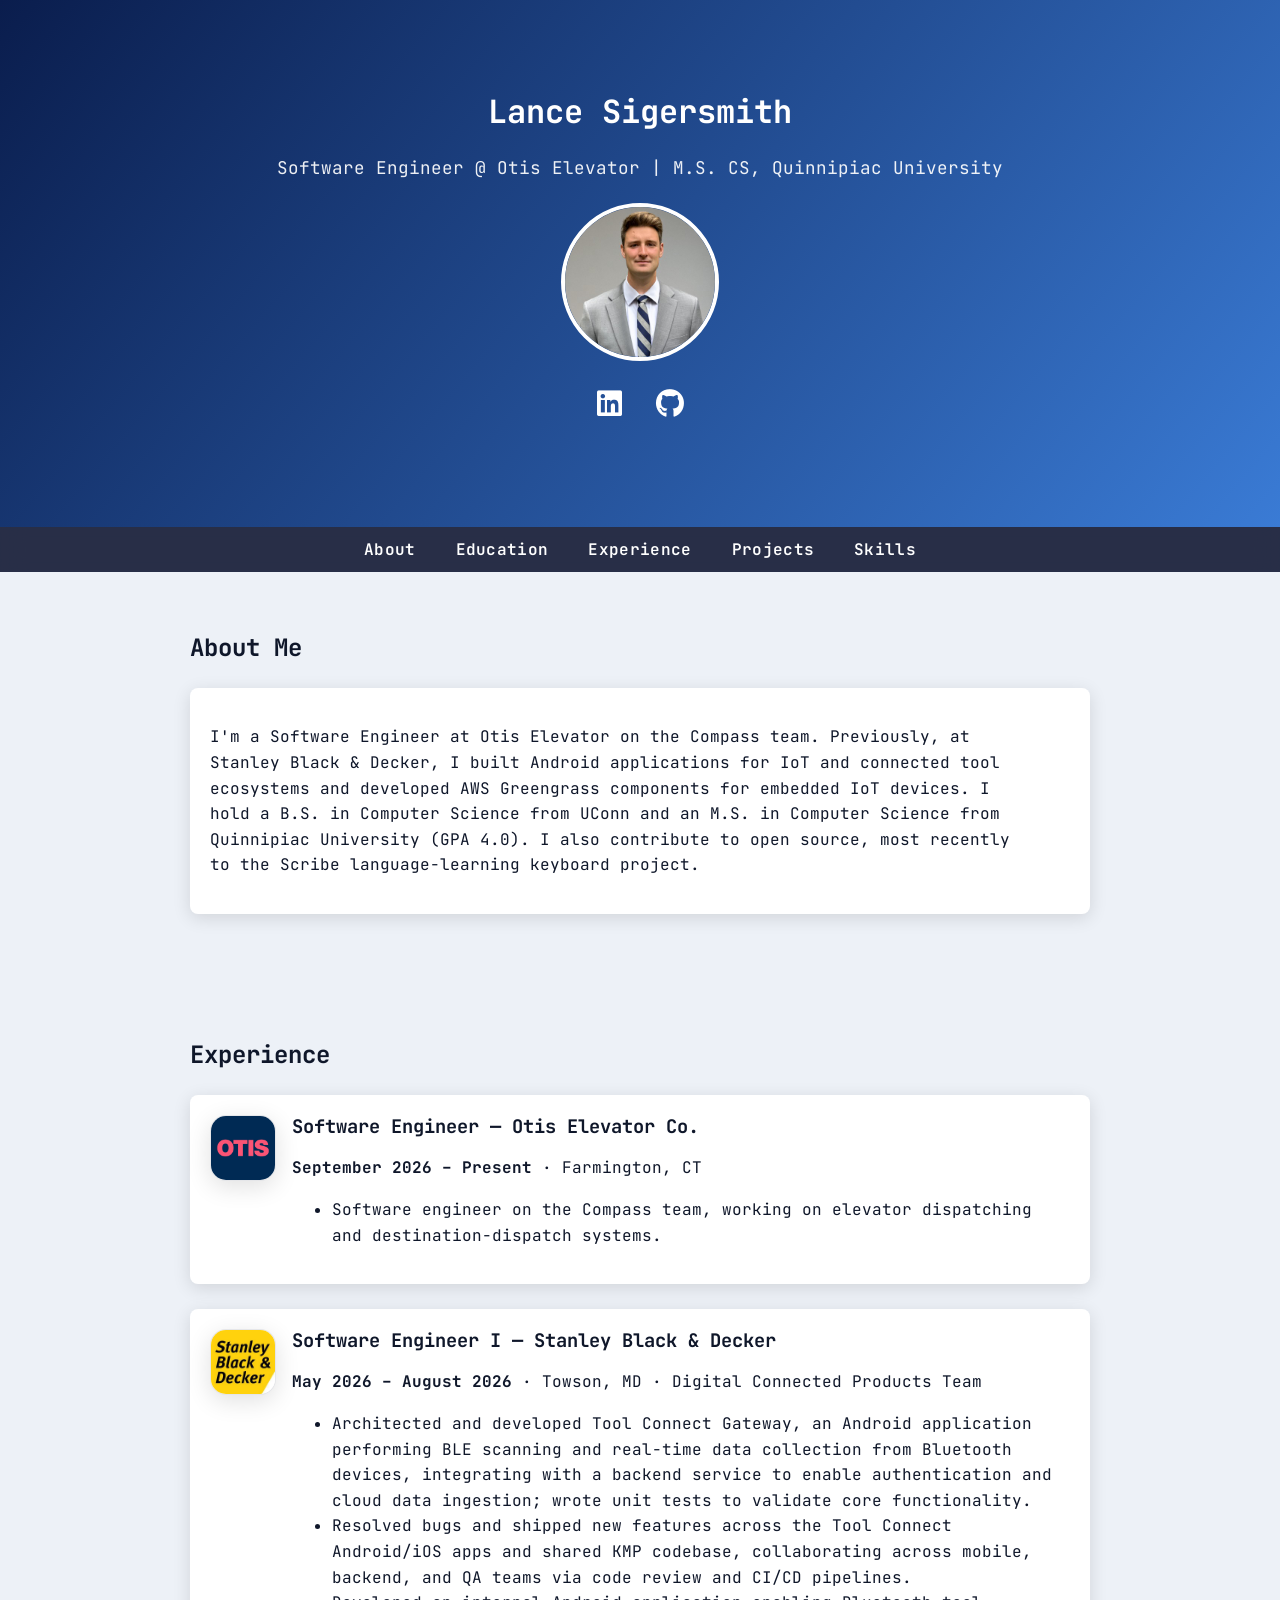
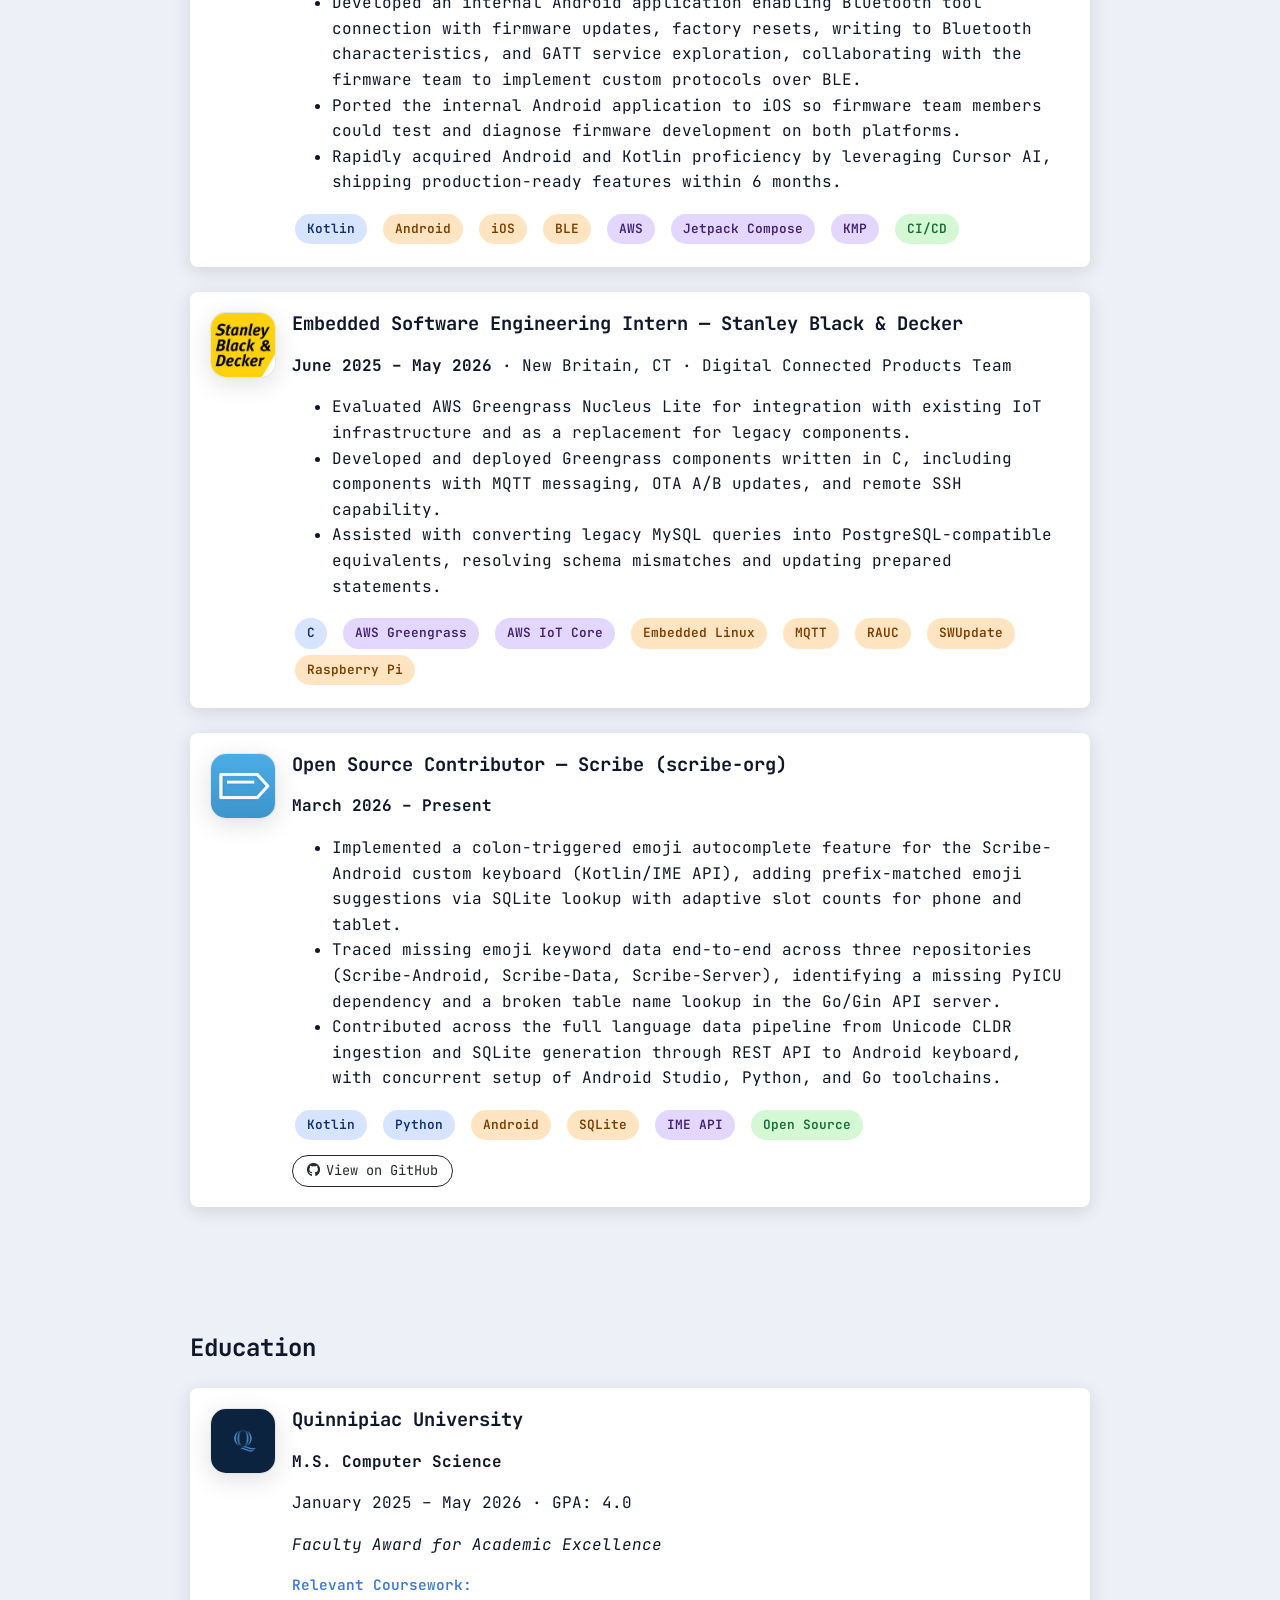
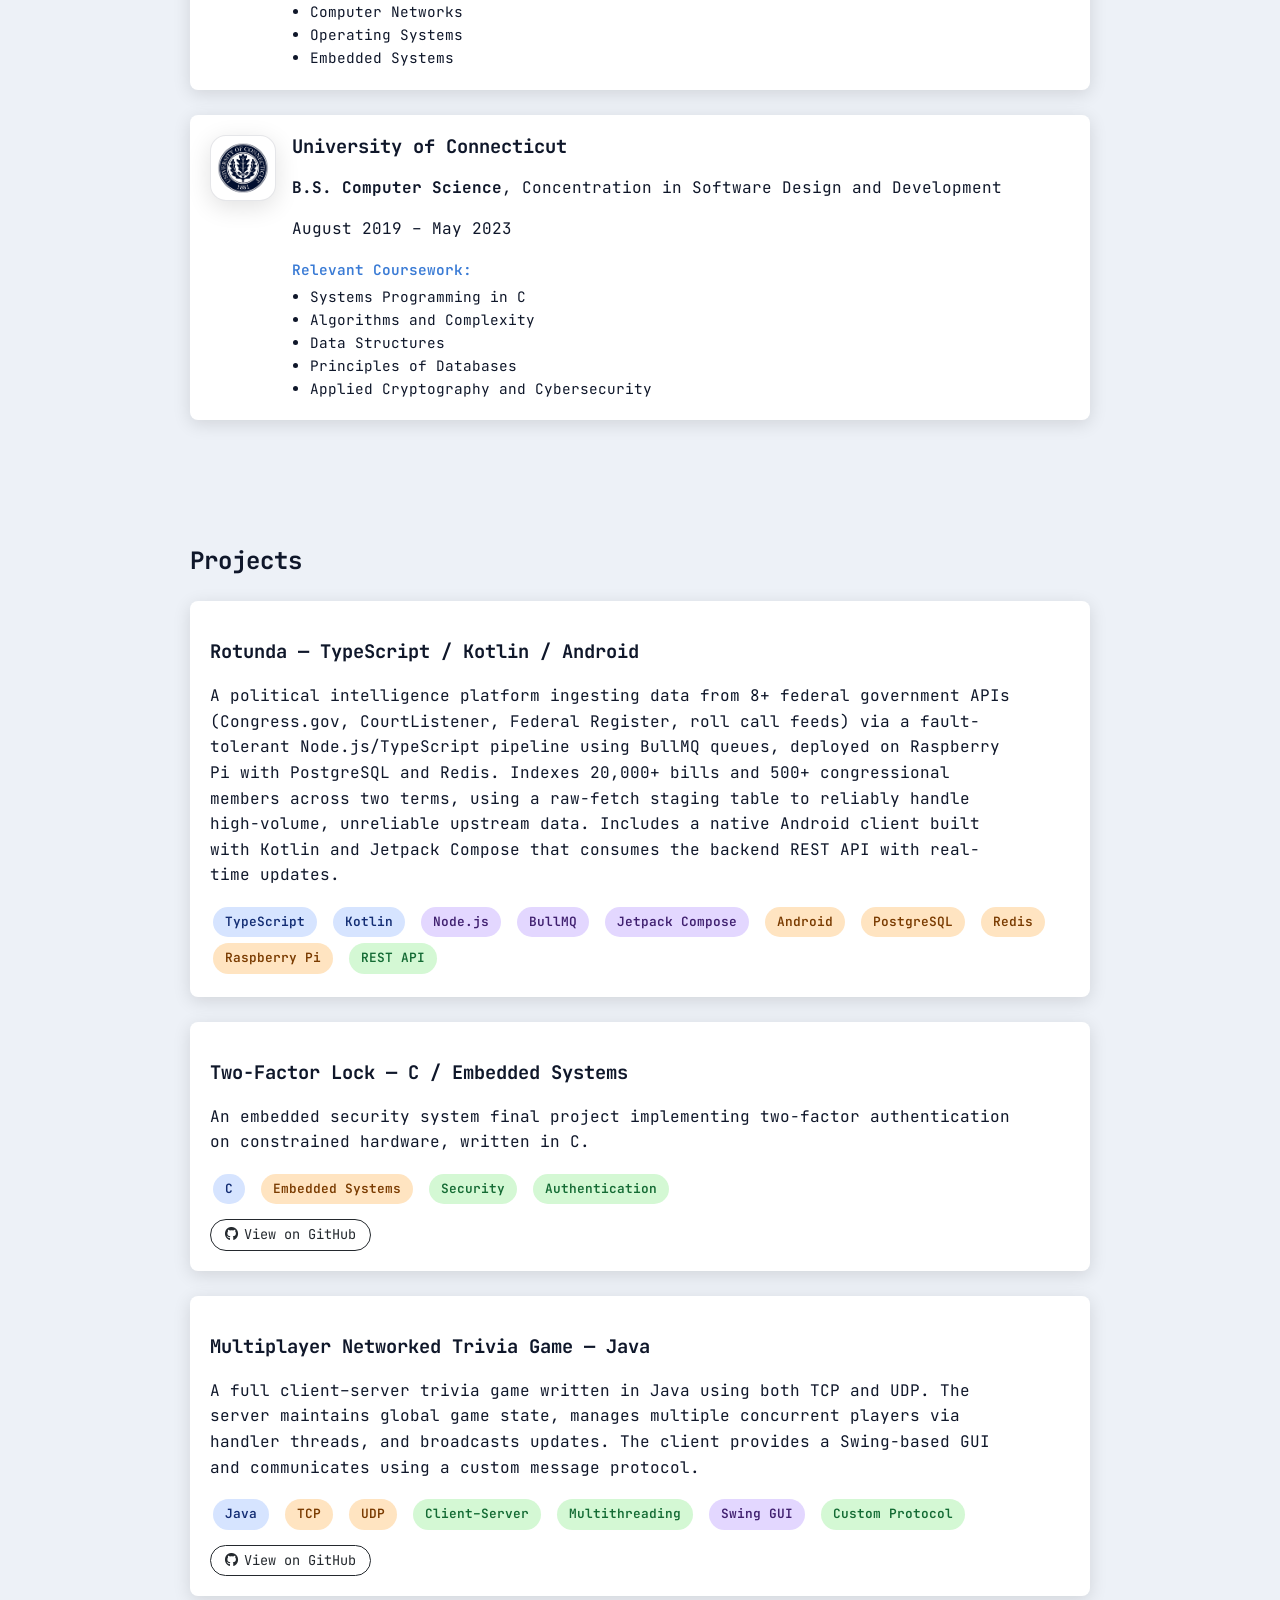
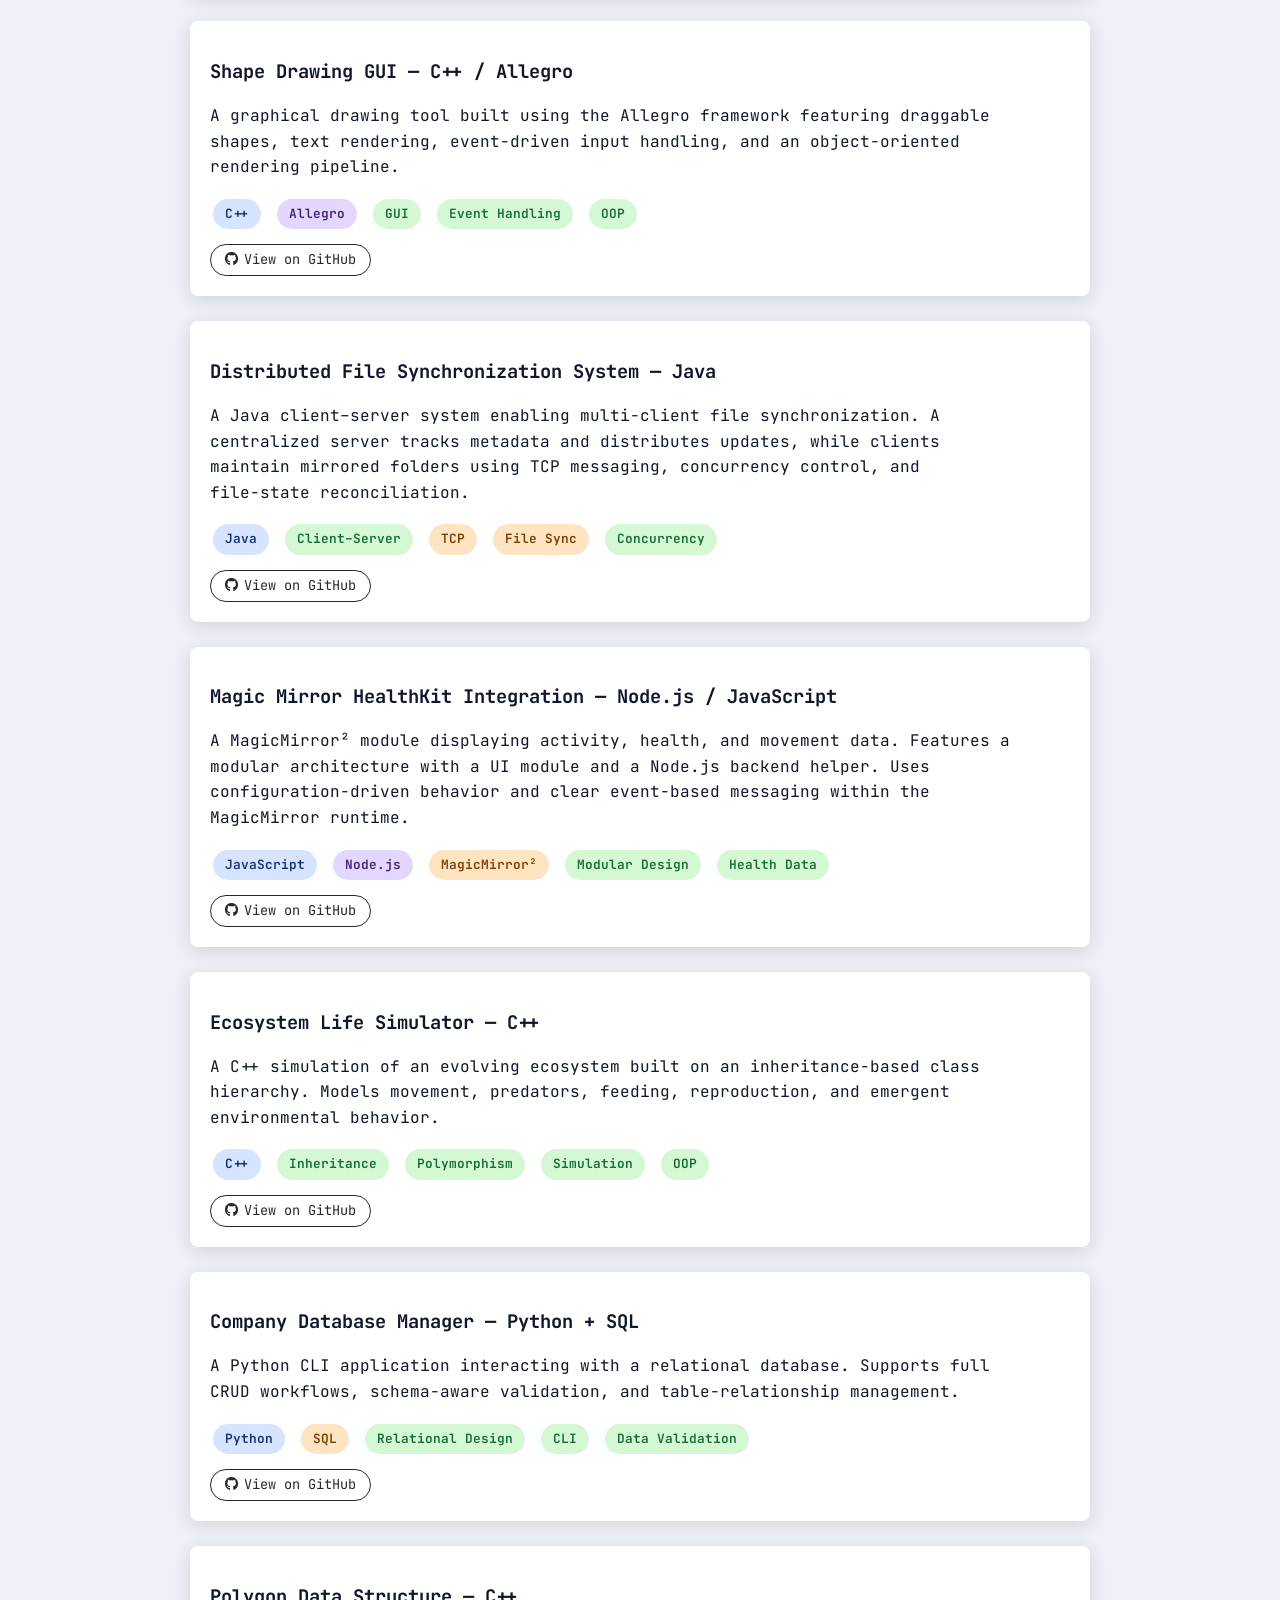
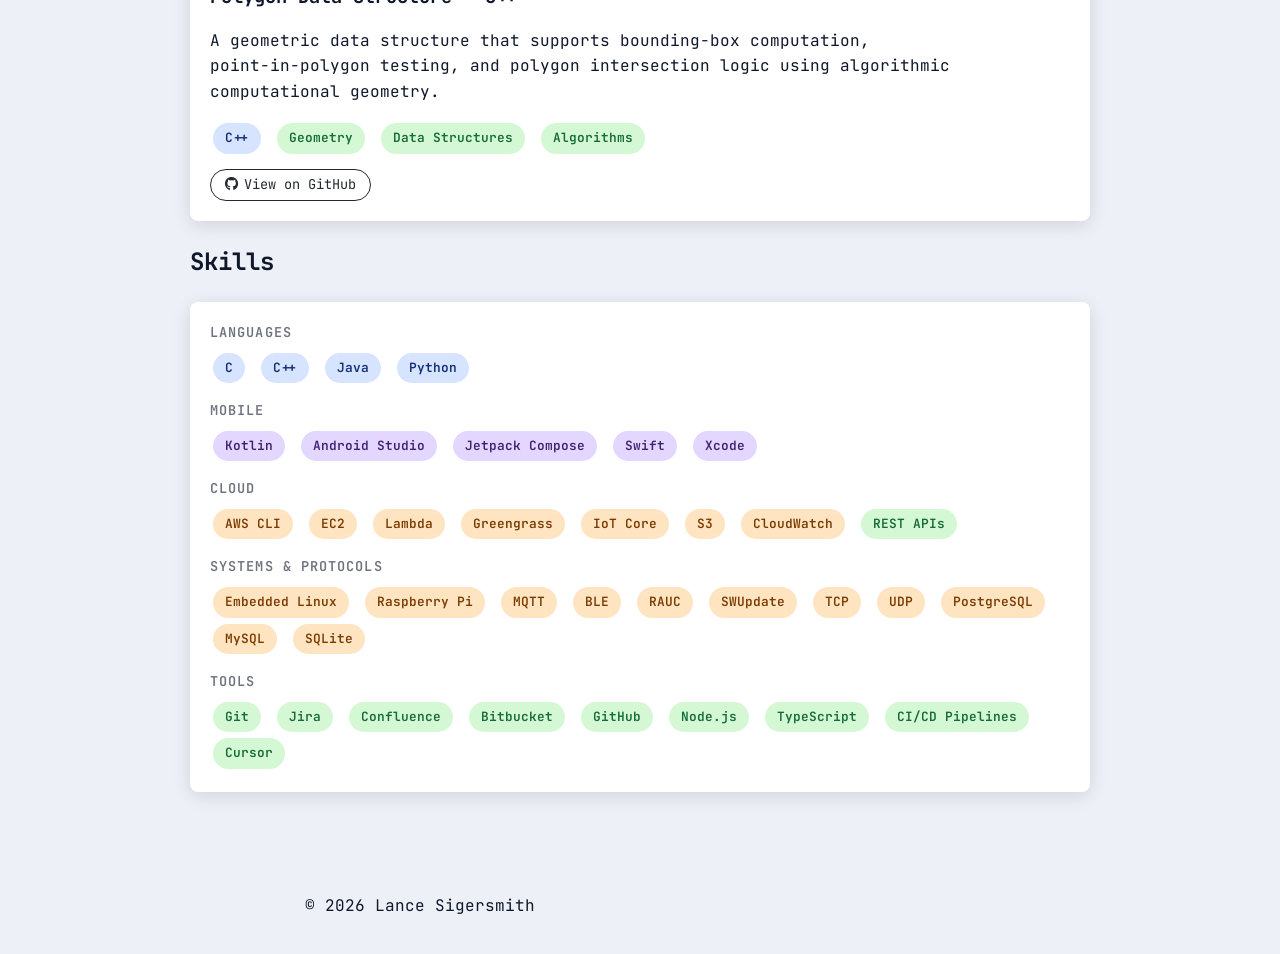
<file: index.html>
<!DOCTYPE html>
<html lang="en" data-theme="light"><head>
<meta http-equiv="content-type" content="text/html; charset=UTF-8">
  <meta charset="UTF-8">
  <meta name="viewport" content="width=device-width, initial-scale=1.0">
  <title>Lance Sigersmith</title>
  <link rel="icon" href="images/favicon.svg" type="image/svg+xml">
  <link rel="icon" type="image/png" sizes="32x32" href="images/favicon-32.png">
  <link rel="icon" type="image/png" sizes="16x16" href="images/favicon-16.png">
  <link rel="apple-touch-icon" href="images/apple-touch-icon.png">

  <!-- Google Fonts (JetBrains Mono for IDE vibe) -->
  <link href="https://fonts.googleapis.com/css2?family=JetBrains+Mono:wght@400;500;700&display=swap" rel="stylesheet">
  <!-- Icons -->
  <link rel="stylesheet" href="https://cdnjs.cloudflare.com/ajax/libs/font-awesome/6.5.1/css/all.min.css">
  <link rel="stylesheet" href="css/styles.css">
</head>

<body>

  <!-- DARK MODE TOGGLE -->
  <div class="dark-toggle" onclick="toggleTheme()">🌙 Dark Mode</div>

  <!-- HERO HEADER -->
  <header>
    <h1>Lance Sigersmith</h1>
    <p class="subtitle">Software Engineer @ Otis Elevator | M.S. CS, Quinnipiac University</p>
    <img src="images/headshot.jpg" class="profile-pic" alt="Profile Photo">

    <div class="social-icons" style="margin-top: 10px;">
      <a href="https://www.linkedin.com/in/lance-sigersmith-09b46515a/" target="_blank"><i class="fab fa-linkedin"></i></a>
      <a href="https://github.com/LJSigersmith" target="_blank"><i class="fab fa-github"></i></a>
    </div>
  </header>

  <!-- STICKY NAV -->
  <nav>
    <a href="#about">About</a>
    <a href="#education">Education</a>
    <a href="#experience">Experience</a>
    <a href="#projects">Projects</a>
    <a href="#skills">Skills</a>
  </nav>

  <!-- MAIN CONTENT -->
  <div class="section" id="about">
    <h2>About Me</h2>
    <div class="card">
      <p>I'm a Software Engineer at Otis Elevator on the Compass team. Previously, at Stanley Black &amp; Decker,
        I built Android applications for IoT and connected tool ecosystems and developed AWS Greengrass
        components for embedded IoT devices. I hold a B.S. in Computer Science from UConn and an M.S. in
        Computer Science from Quinnipiac University (GPA 4.0).
        I also contribute to open source, most recently to the Scribe language-learning keyboard project.
      </p>
    </div>
  </div>

  <div class="section" id="experience">
    <h2>Experience</h2>

    <div class="card">
      <div class="exp-card">
        <img src="images/otis.jpg" alt="Otis Elevator Co. logo" class="edu-logo" loading="lazy">
        <div>
          <h3>Software Engineer — Otis Elevator Co.</h3>
          <p><strong>September 2026 – Present</strong> · Farmington, CT</p>
          <ul>
            <li>Software engineer on the Compass team, working on elevator dispatching and destination-dispatch systems.</li>
          </ul>
        </div>
      </div>
    </div>

    <div class="card">
      <div class="exp-card">
        <img src="images/sbd.jpg" alt="Stanley Black &amp; Decker logo" class="edu-logo" loading="lazy">
        <div>
          <h3>Software Engineer I — Stanley Black &amp; Decker</h3>
          <p><strong>May 2026 – August 2026</strong> · Towson, MD · Digital Connected Products Team</p>
          <ul>
            <li>Architected and developed Tool Connect Gateway, an Android application performing BLE scanning and real-time data collection from Bluetooth devices, integrating with a backend service to enable authentication and cloud data ingestion; wrote unit tests to validate core functionality.</li>
            <li>Resolved bugs and shipped new features across the Tool Connect Android/iOS apps and shared KMP codebase, collaborating across mobile, backend, and QA teams via code review and CI/CD pipelines.</li>
            <li>Developed an internal Android application enabling Bluetooth tool connection with firmware updates, factory resets, writing to Bluetooth characteristics, and GATT service exploration, collaborating with the firmware team to implement custom protocols over BLE.</li>
            <li>Ported the internal Android application to iOS so firmware team members could test and diagnose firmware development on both platforms.</li>
            <li>Rapidly acquired Android and Kotlin proficiency by leveraging Cursor AI, shipping production-ready features within 6 months.</li>
          </ul>
          <div class="tags">
            <span class="tag lang">Kotlin</span>
            <span class="tag sys">Android</span>
            <span class="tag sys">iOS</span>
            <span class="tag sys">BLE</span>
            <span class="tag framework">AWS</span>
            <span class="tag framework">Jetpack Compose</span>
            <span class="tag framework">KMP</span>
            <span class="tag concept">CI/CD</span>
          </div>
        </div>
      </div>
    </div>

    <div class="card">
      <div class="exp-card">
        <img src="images/sbd.jpg" alt="Stanley Black &amp; Decker logo" class="edu-logo" loading="lazy">
        <div>
          <h3>Embedded Software Engineering Intern — Stanley Black &amp; Decker</h3>
          <p><strong>June 2025 – May 2026</strong> · New Britain, CT · Digital Connected Products Team</p>
          <ul>
            <li>Evaluated AWS Greengrass Nucleus Lite for integration with
existing IoT infrastructure and as a replacement for legacy components.</li>
            <li>Developed and deployed Greengrass components written in C,
including components with MQTT messaging, OTA A/B updates, and remote
SSH capability.</li>
            <li>Assisted with converting legacy MySQL queries into
PostgreSQL-compatible equivalents, resolving schema mismatches and
updating prepared statements.</li>
          </ul>
          <div class="tags">
            <span class="tag lang">C</span>
            <span class="tag framework">AWS Greengrass</span>
            <span class="tag framework">AWS IoT Core</span>
            <span class="tag sys">Embedded Linux</span>
            <span class="tag sys">MQTT</span>
            <span class="tag sys">RAUC</span>
            <span class="tag sys">SWUpdate</span>
            <span class="tag sys">Raspberry Pi</span>
          </div>
        </div>
      </div>
    </div>

    <div class="card">
      <div class="exp-card">
        <img src="images/scribe.png" alt="Scribe Android" class="edu-logo" loading="lazy">
        <div>
          <h3>Open Source Contributor — Scribe (scribe-org)</h3>
          <p><strong>March 2026 – Present</strong></p>
          <ul>
          <li>Implemented a colon-triggered emoji autocomplete feature for
  the Scribe-Android custom keyboard (Kotlin/IME API), adding
  prefix-matched emoji suggestions via SQLite lookup with adaptive slot
  counts for phone and tablet.</li>
          <li>Traced missing emoji keyword data end-to-end across three
  repositories (Scribe-Android, Scribe-Data, Scribe-Server), identifying a
  missing PyICU dependency and a broken table name lookup in the Go/Gin
  API server.</li>
          <li>Contributed across the full language data pipeline from
  Unicode CLDR ingestion and SQLite generation through REST API to Android
  keyboard, with concurrent setup of Android Studio, Python, and Go
  toolchains.</li>
        </ul>
        <div class="tags">
          <span class="tag lang">Kotlin</span>
          <span class="tag lang">Python</span>
          <span class="tag sys">Android</span>
          <span class="tag sys">SQLite</span>
          <span class="tag framework">IME API</span>
          <span class="tag concept">Open Source</span>
        </div>
          <a class="github-pill" href="https://github.com/LJSigersmith/Scribe-Android" target="_blank"><i class="fab fa-github"></i> View on GitHub</a>
        </div>
      </div>
    </div>
  </div>

  <div class="section" id="education">
    <h2>Education</h2>
    <div class="card">
      <div class="edu-card">
        <img src="images/qu.png" alt="Quinnipiac University logo" class="edu-logo" loading="lazy">
        <div>
          <h3>Quinnipiac University</h3>
          <p><strong>M.S. Computer Science</strong></p>
          <p>January 2025 – May 2026 · GPA: 4.0</p>
          <p><em>Faculty Award for Academic Excellence</em></p>
          <p class="coursework-label">Relevant Coursework:</p>
          <ul class="coursework-list">
            <li>Computer Networks</li>
            <li>Operating Systems</li>
            <li>Embedded Systems</li>
          </ul>
        </div>
      </div>
    </div>
    <div class="card">
      <div class="edu-card">
        <img src="images/uconn.png" alt="University of Connecticut logo" class="edu-logo" loading="lazy">
        <div>
          <h3>University of Connecticut</h3>
          <p><strong>B.S. Computer Science</strong>, Concentration in Software Design and Development</p>
          <p>August 2019 – May 2023</p>
          <p class="coursework-label">Relevant Coursework:</p>
          <ul class="coursework-list">
            <li>Systems Programming in C</li>
            <li>Algorithms and Complexity</li>
            <li>Data Structures</li>
            <li>Principles of Databases</li>
            <li>Applied Cryptography and Cybersecurity</li>
          </ul>
        </div>
      </div>
    </div>
  </div>

  <div class="section" id="projects">
    <h2>Projects</h2>

    <!-- Rotunda -->
    <div class="card">
      <h3>Rotunda — TypeScript / Kotlin / Android</h3>
      <p>A political intelligence platform ingesting data from 8+
federal government APIs (Congress.gov, CourtListener, Federal Register,
roll call feeds) via a fault-tolerant Node.js/TypeScript pipeline using
BullMQ queues, deployed on Raspberry Pi with PostgreSQL and Redis.
Indexes 20,000+ bills and 500+ congressional members across two terms,
using a raw-fetch staging table to reliably handle high-volume,
unreliable upstream data. Includes a native Android client built with
Kotlin and Jetpack Compose that consumes the backend REST API with
real-time updates.</p>
      <div class="tags">
        <span class="tag lang">TypeScript</span>
        <span class="tag lang">Kotlin</span>
        <span class="tag framework">Node.js</span>
        <span class="tag framework">BullMQ</span>
        <span class="tag framework">Jetpack Compose</span>
        <span class="tag sys">Android</span>
        <span class="tag sys">PostgreSQL</span>
        <span class="tag sys">Redis</span>
        <span class="tag sys">Raspberry Pi</span>
        <span class="tag concept">REST API</span>
      </div>
    </div>

    <!-- TwoFactorLock -->
    <div class="card">
      <h3>Two-Factor Lock — C / Embedded Systems</h3>
      <p>An embedded security system final project implementing two-factor authentication on constrained hardware, written in C.</p>
      <div class="tags">
        <span class="tag lang">C</span>
        <span class="tag sys">Embedded Systems</span>
        <span class="tag concept">Security</span>
        <span class="tag concept">Authentication</span>
      </div>
      <a class="github-pill" href="https://github.com/LJSigersmith/TwoFactorLock" target="_blank"><i class="fab fa-github"></i> View on GitHub</a>
    </div>

  <!-- Multiplayer Networked Trivia Game -->
    <div class="card">
      <h3>Multiplayer Networked Trivia Game — Java</h3>
      <p>A full client–server trivia game written in Java using both TCP
 and UDP. The server maintains global game state, manages multiple
concurrent players via handler threads, and broadcasts updates. The
client provides a Swing‑based GUI and communicates using a custom
message protocol.</p>
      <div class="tags">
        <span class="tag lang">Java</span>
        <span class="tag sys">TCP</span>
        <span class="tag sys">UDP</span>
        <span class="tag concept">Client–Server</span>
        <span class="tag concept">Multithreading</span>
        <span class="tag framework">Swing GUI</span>
        <span class="tag concept">Custom Protocol</span>
      </div>
      <a class="github-pill" href="https://github.com/LJSigersmith/project2-trivia" target="_blank"><i class="fab fa-github"></i> View on GitHub</a>
    </div>

    <!-- Shape Drawing GUI -->
    <div class="card">
      <h3>Shape Drawing GUI — C++ / Allegro</h3>
      <p>A graphical drawing tool built using the Allegro framework
featuring draggable shapes, text rendering, event‑driven input handling,
 and an object‑oriented rendering pipeline.</p>
      <div class="tags">
        <span class="tag lang">C++</span>
        <span class="tag framework">Allegro</span>
        <span class="tag concept">GUI</span>
        <span class="tag concept">Event Handling</span>
        <span class="tag concept">OOP</span>
      </div>
      <a class="github-pill" href="https://github.com/LJSigersmith/coursework-allegro-gui" target="_blank" rel="noopener"><i class="fab fa-github"></i> View on GitHub</a>
    </div>

    <!-- Distributed File Synchronization System -->
    <div class="card">
      <h3>Distributed File Synchronization System — Java</h3>
      <p>A Java client–server system enabling multi‑client file
synchronization. A centralized server tracks metadata and distributes
updates, while clients maintain mirrored folders using TCP messaging,
concurrency control, and file‑state reconciliation.</p>
      <div class="tags">
        <span class="tag lang">Java</span>
        <span class="tag concept">Client–Server</span>
        <span class="tag sys">TCP</span>
        <span class="tag sys">File Sync</span>
        <span class="tag concept">Concurrency</span>
      </div>
      <a class="github-pill" href="https://github.com/LJSigersmith/client-server-network" target="_blank"><i class="fab fa-github"></i> View on GitHub</a>
    </div>


    <!-- Magic Mirror Module -->
    <div class="card">
      <h3>Magic Mirror HealthKit Integration — Node.js / JavaScript</h3>
      <p>A MagicMirror² module displaying activity, health, and movement
 data. Features a modular architecture with a UI module and a Node.js
backend helper. Uses configuration‑driven behavior and clear event‑based
 messaging within the MagicMirror runtime.</p>
      <div class="tags">
        <span class="tag lang">JavaScript</span>
        <span class="tag framework">Node.js</span>
        <span class="tag sys">MagicMirror²</span>
        <span class="tag concept">Modular Design</span>
        <span class="tag concept">Health Data</span>
      </div>
      <a class="github-pill" href="https://github.com/LJSigersmith/MMM-HealthKit" target="_blank"><i class="fab fa-github"></i> View on GitHub</a>
    </div>

    <!-- Family Chore Manager -->
    <!--
    <div class="card">
      <h3>Family Chore Manager — iOS (Objective‑C)</h3>
      <p>An Objective‑C iOS app with parent/child accounts, SQL database storage, task approvals, points, and CRUD workflows. Includes role‑based flows and UIKit‑based UI.</p>
      <div class="tags">
        <span class="tag lang">Objective-C</span>
        <span class="tag framework">UIKit</span>
        <span class="tag sys">SQL</span>
        <span class="tag concept">CRUD</span>
      </div>
    </div>
    -->



    <!-- Bubble Pop Game -->
    <!--
    <div class="card">
      <h3>The Bubble Pop — iOS (Objective‑C)</h3>
      <p>A fast‑paced arcade game implementing a custom game loop, animated sprites, randomized bubble spawning, and tap‑based gameplay.</p>
      <div class="tags">
        <span class="tag lang">Objective-C</span>
        <span class="tag framework">UIKit</span>
        <span class="tag concept">Game Loop</span>
        <span class="tag concept">Animations</span>
      </div>
    </div>
    -->

    <!-- Ecosystem Simulator -->
    <div class="card">
      <h3>Ecosystem Life Simulator — C++</h3>
      <p>A C++ simulation of an evolving ecosystem built on an
inheritance‑based class hierarchy. Models movement, predators, feeding,
reproduction, and emergent environmental behavior.</p>
      <div class="tags">
        <span class="tag lang">C++</span>
        <span class="tag concept">Inheritance</span>
        <span class="tag concept">Polymorphism</span>
        <span class="tag concept">Simulation</span>
        <span class="tag concept">OOP</span>
      </div>
      <a class="github-pill" href="https://github.com/LJSigersmith/coursework-ecosystem" target="_blank"><i class="fab fa-github"></i> View on GitHub</a>
    </div>

    <!-- Company Database Manager -->
    <div class="card">
      <h3>Company Database Manager — Python + SQL</h3>
      <p>A Python CLI application interacting with a relational
database. Supports full CRUD workflows, schema‑aware validation, and
table‑relationship management.</p>
      <div class="tags">
        <span class="tag lang">Python</span>
        <span class="tag sys">SQL</span>
        <span class="tag concept">Relational Design</span>
        <span class="tag concept">CLI</span>
        <span class="tag concept">Data Validation</span>
      </div>
      <a class="github-pill" href="https://github.com/LJSigersmith/coursework-companydb-manager" target="_blank"><i class="fab fa-github"></i> View on GitHub</a>
    </div>

    <!-- Polygon Data Structure -->
    <div class="card">
      <h3>Polygon Data Structure — C++</h3>
      <p>A geometric data structure that supports bounding‑box
computation, point‑in‑polygon testing, and polygon intersection logic
using algorithmic computational geometry.</p>
      <div class="tags">
        <span class="tag lang">C++</span>
        <span class="tag concept">Geometry</span>
        <span class="tag concept">Data Structures</span>
        <span class="tag concept">Algorithms</span>
      </div>
      <a class="github-pill" href="https://github.com/LJSigersmith/coursework-2D-shapes" target="_blank"><i class="fab fa-github"></i> View on GitHub</a>
    </div>

    <h2>Skills</h2>
    <div class="card" id="skills">
      <p style="margin:0 0 6px; font-weight:600; font-size:0.85rem; opacity:0.6; text-transform:uppercase; letter-spacing:0.08em;">Languages</p>
      <div style="margin-bottom:14px;">
        <span class="tag lang">C</span>
        <span class="tag lang">C++</span>
        <span class="tag lang">Java</span>
        <span class="tag lang">Python</span>
      </div>
      <p style="margin:0 0 6px; font-weight:600; font-size:0.85rem; opacity:0.6; text-transform:uppercase; letter-spacing:0.08em;">Mobile</p>
      <div style="margin-bottom:14px;">
        <span class="tag framework">Kotlin</span>
        <span class="tag framework">Android Studio</span>
        <span class="tag framework">Jetpack Compose</span>
        <span class="tag framework">Swift</span>
        <span class="tag framework">Xcode</span>
      </div>
      <p style="margin:0 0 6px; font-weight:600; font-size:0.85rem; opacity:0.6; text-transform:uppercase; letter-spacing:0.08em;">Cloud</p>
      <div style="margin-bottom:14px;">
        <span class="tag sys">AWS CLI</span>
        <span class="tag sys">EC2</span>
        <span class="tag sys">Lambda</span>
        <span class="tag sys">Greengrass</span>
        <span class="tag sys">IoT Core</span>
        <span class="tag sys">S3</span>
        <span class="tag sys">CloudWatch</span>
        <span class="tag concept">REST APIs</span>
      </div>
      <p style="margin:0 0 6px; font-weight:600; font-size:0.85rem; opacity:0.6; text-transform:uppercase; letter-spacing:0.08em;">Systems &amp; Protocols</p>
      <div style="margin-bottom:14px;">
        <span class="tag sys">Embedded Linux</span>
        <span class="tag sys">Raspberry Pi</span>
        <span class="tag sys">MQTT</span>
        <span class="tag sys">BLE</span>
        <span class="tag sys">RAUC</span>
        <span class="tag sys">SWUpdate</span>
        <span class="tag sys">TCP</span>
        <span class="tag sys">UDP</span>
        <span class="tag sys">PostgreSQL</span>
        <span class="tag sys">MySQL</span>
        <span class="tag sys">SQLite</span>
      </div>
      <p style="margin:0 0 6px; font-weight:600; font-size:0.85rem; opacity:0.6; text-transform:uppercase; letter-spacing:0.08em;">Tools</p>
      <div>
        <span class="tag concept">Git</span>
        <span class="tag concept">Jira</span>
        <span class="tag concept">Confluence</span>
        <span class="tag concept">Bitbucket</span>
        <span class="tag concept">GitHub</span>
        <span class="tag concept">Node.js</span>
        <span class="tag concept">TypeScript</span>
        <span class="tag concept">CI/CD Pipelines</span>
        <span class="tag concept">Cursor</span>
      </div>
    </div>
  </div>

  <footer>
    <p>© 2026 Lance Sigersmith</p>
  </footer>

  <script src="js/main.js"></script>


</body></html>
</file>
<file: css/styles.css>
:root {
  --bg-light: #edf1f7;
  --bg-dark: #050914;
  --card-light: #ffffff;
  --card-dark: #111a2e;
  --text-light: #0f172a;
  --text-dark: #f5f7ff;
  --accent-start: #0a1d4d;
  --accent-end: #3a7bd5;
  --surface-muted: rgba(255, 255, 255, 0.15);
  --tag-blue: #d6e4ff;
  --tag-orange: #ffe4c1;
  --tag-green: #d4f8d4;
  --tag-purple: #e3d7ff;
  --tag-pink: #ffd5e5;
}

body {
  margin: 0;
  padding: 0;
  background: var(--bg-light);
  color: var(--text-light);
  font-family: 'Space Grotesk', 'JetBrains Mono', monospace;
  line-height: 1.6;
  transition: background 0.3s, color 0.3s;
  -webkit-font-smoothing: antialiased;
}

[data-theme="dark"] {
  background: var(--bg-dark);
  color: var(--text-dark);
}

header {
  background: linear-gradient(130deg, var(--accent-start), var(--accent-end));
  color: white;
  text-align: center;
  padding: 70px 20px 100px;
  position: relative;
}

.subtitle {
  font-size: 1.1rem;
  opacity: 0.92;
  margin: 0 auto 10px;
}

nav {
  position: sticky;
  top: 0;
  background: rgba(5, 12, 40, 0.85);
  backdrop-filter: blur(12px);
  padding: 10px;
  display: flex;
  justify-content: center;
  gap: 40px;
  z-index: 100;
}

nav a {
  color: white;
  text-decoration: none;
  font-weight: 600;
  letter-spacing: 0.02em;
}

nav a:hover {
  text-decoration: underline;
}

.profile-pic {
  width: 150px;
  height: 150px;
  border-radius: 50%;
  border: 4px solid white;
  margin: 20px auto;
  object-fit: cover;
  display: block;
}

.social-icons a {
  color: white;
  font-size: 1.8rem;
  margin: 0 12px;
}

.section {
  max-width: 900px;
  margin: auto;
  padding: 40px 20px;
  color: inherit;
}

.card {
  background: var(--card-light);
  padding: 20px;
  border-radius: 8px;
  margin: 25px 0;
  box-shadow: 0 4px 18px rgba(0, 0, 0, 0.12);
  transition: transform 0.2s, box-shadow 0.2s;
}

[data-theme="dark"] .card {
  background: var(--card-dark);
  color: var(--text-dark);
}

.card:hover {
  transform: scale(1.01);
  box-shadow: 0 6px 28px rgba(0, 0, 0, 0.25);
}

.tags {
  margin-top: 10px;
}

.edu-card,
.exp-card {
  display: grid;
  grid-template-columns: auto 1fr;
  gap: 16px;
  align-items: start;
}

.exp-card h3 {
  margin: 0 0 6px;
}

.coursework-label {
  margin: 12px 0 4px;
  font-size: 0.9rem;
  font-weight: 600;
  color: var(--accent-end);
}

.coursework-list {
  margin: 0;
  padding-left: 18px;
  font-size: 0.9rem;
  color: inherit;
}

.edu-logo {
  width: 64px;
  height: 64px;
  border-radius: 16px;
  box-shadow: 0 6px 24px rgba(0, 0, 0, 0.12);
  flex-shrink: 0;
  border: 1px solid rgba(5, 12, 40, 0.1);
  background: var(--card-light);
  padding: 0px;
  object-fit: cover;
  display: block;
  align-self: start;
}

.edu-logo.placeholder {
  display: flex;
  align-items: center;
  justify-content: center;
  font-size: 0.8rem;
  letter-spacing: 0.08em;
  font-weight: 600;
  text-transform: uppercase;
  color: var(--accent-end);
  border-style: dashed;
}

[data-theme="dark"] .edu-logo {
  background: var(--card-dark);
  border-color: rgba(255, 255, 255, 0.2);
  color: var(--text-dark);
}

.edu-card h3 {
  margin: 0 0 6px;
}

.tag {
  display: inline-block;
  padding: 5px 12px;
  border-radius: 999px;
  margin: 3px;
  font-size: 0.8rem;
  font-weight: 600;
  transition: transform 0.15s;
}

.tag:hover {
  transform: translateY(-2px);
}

/* Color-coded categories */
.lang {
  background: var(--tag-blue);
  color: #132d74;
}

.framework {
  background: var(--tag-purple);
  color: #402070;
}

.concept {
  background: var(--tag-green);
  color: #146b34;
}

.sys {
  background: var(--tag-orange);
  color: #7a3b00;
}

.misc {
  background: var(--tag-pink);
  color: #781433;
}

.github-pill {
  display: inline-flex;
  align-items: center;
  gap: 6px;
  margin-top: 12px;
  padding: 4px 14px;
  border-radius: 999px;
  border: 1px solid #24292e;
  text-decoration: none;
  font-size: 0.85rem;
  color: #24292e;
  transition: 0.2s;
}

.github-pill:hover {
  background: #24292e;
  color: white;
}

.dark-toggle {
  position: absolute;
  top: 20px;
  right: 20px;
  background: var(--surface-muted);
  padding: 8px 14px;
  border-radius: 6px;
  color: white;
  cursor: pointer;
  font-size: 0.9rem;
  user-select: none;
}

h1,
h2,
h3 {
  font-family: 'JetBrains Mono', monospace;
  line-height: 1.3;
  color: inherit;
}

p,
li {
  max-width: 80ch;
}

footer {
  padding: 20px;
  text-align: center;
}
</file>
